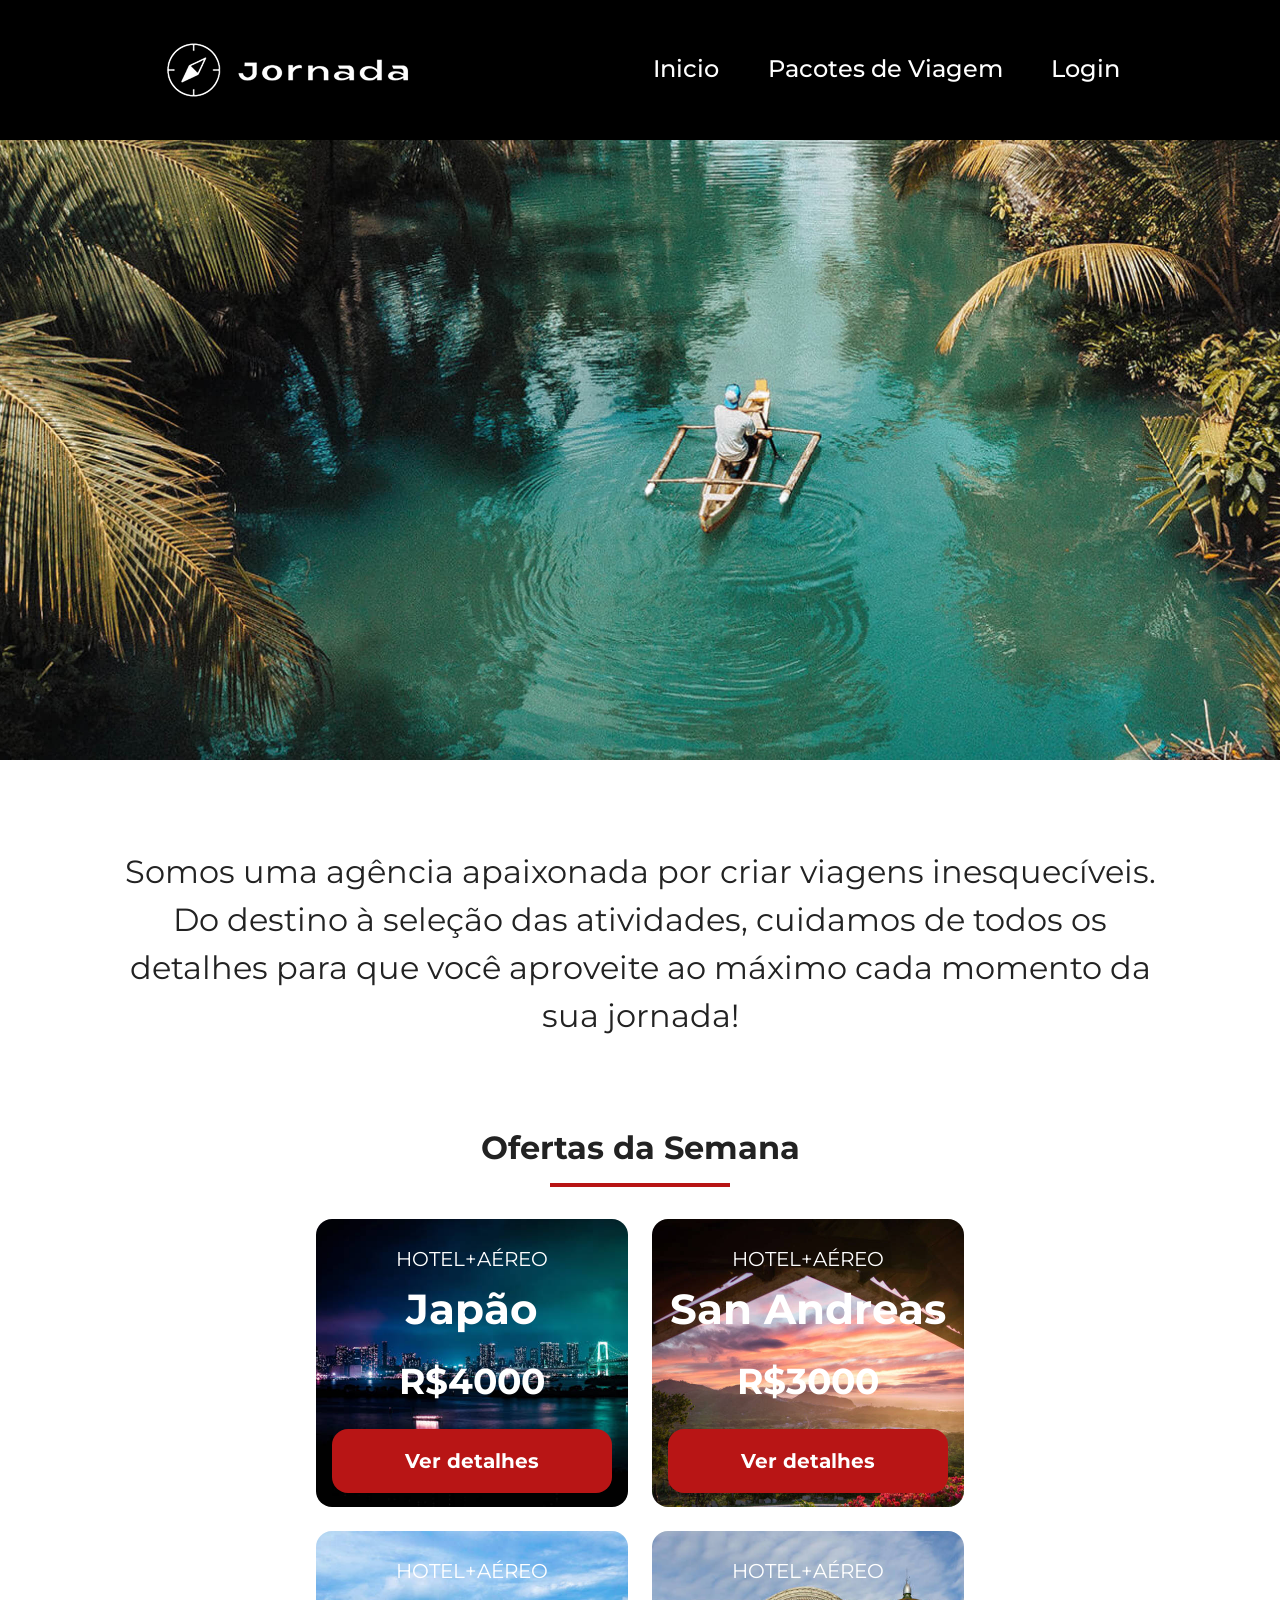
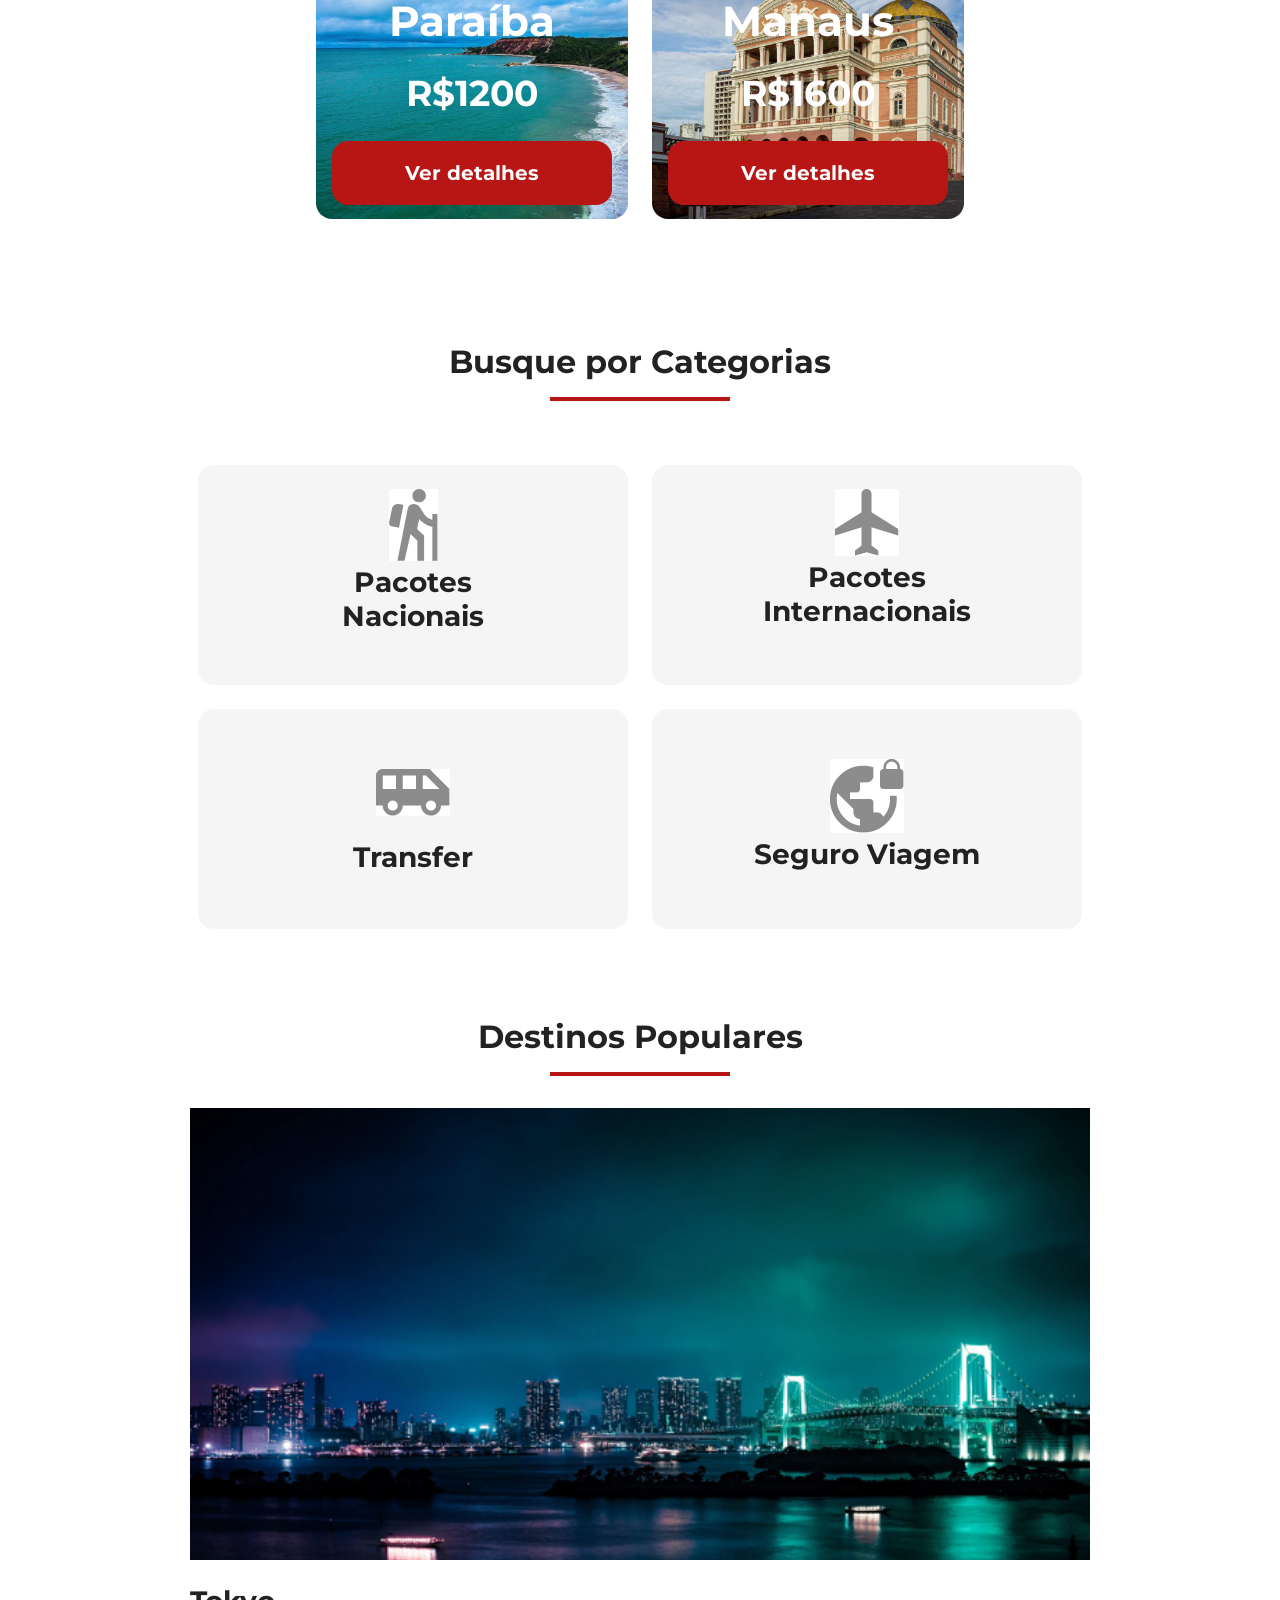
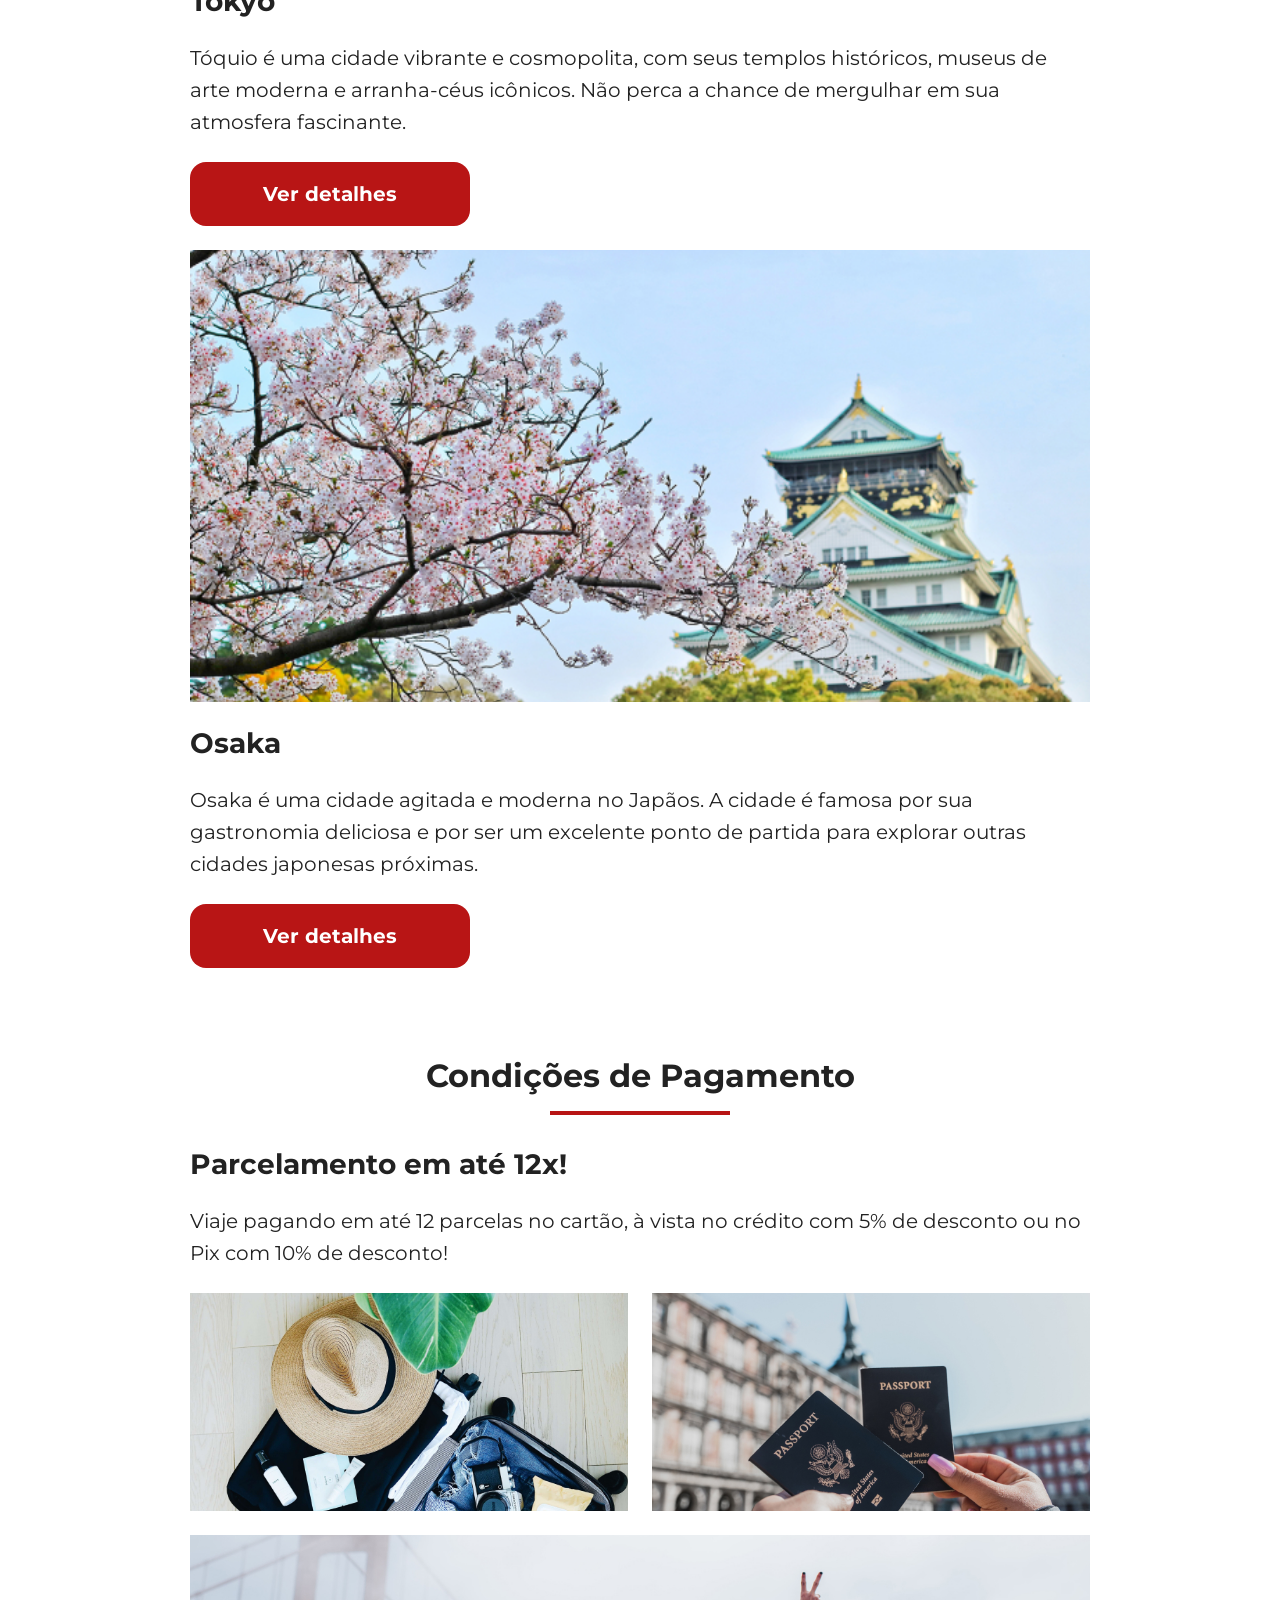
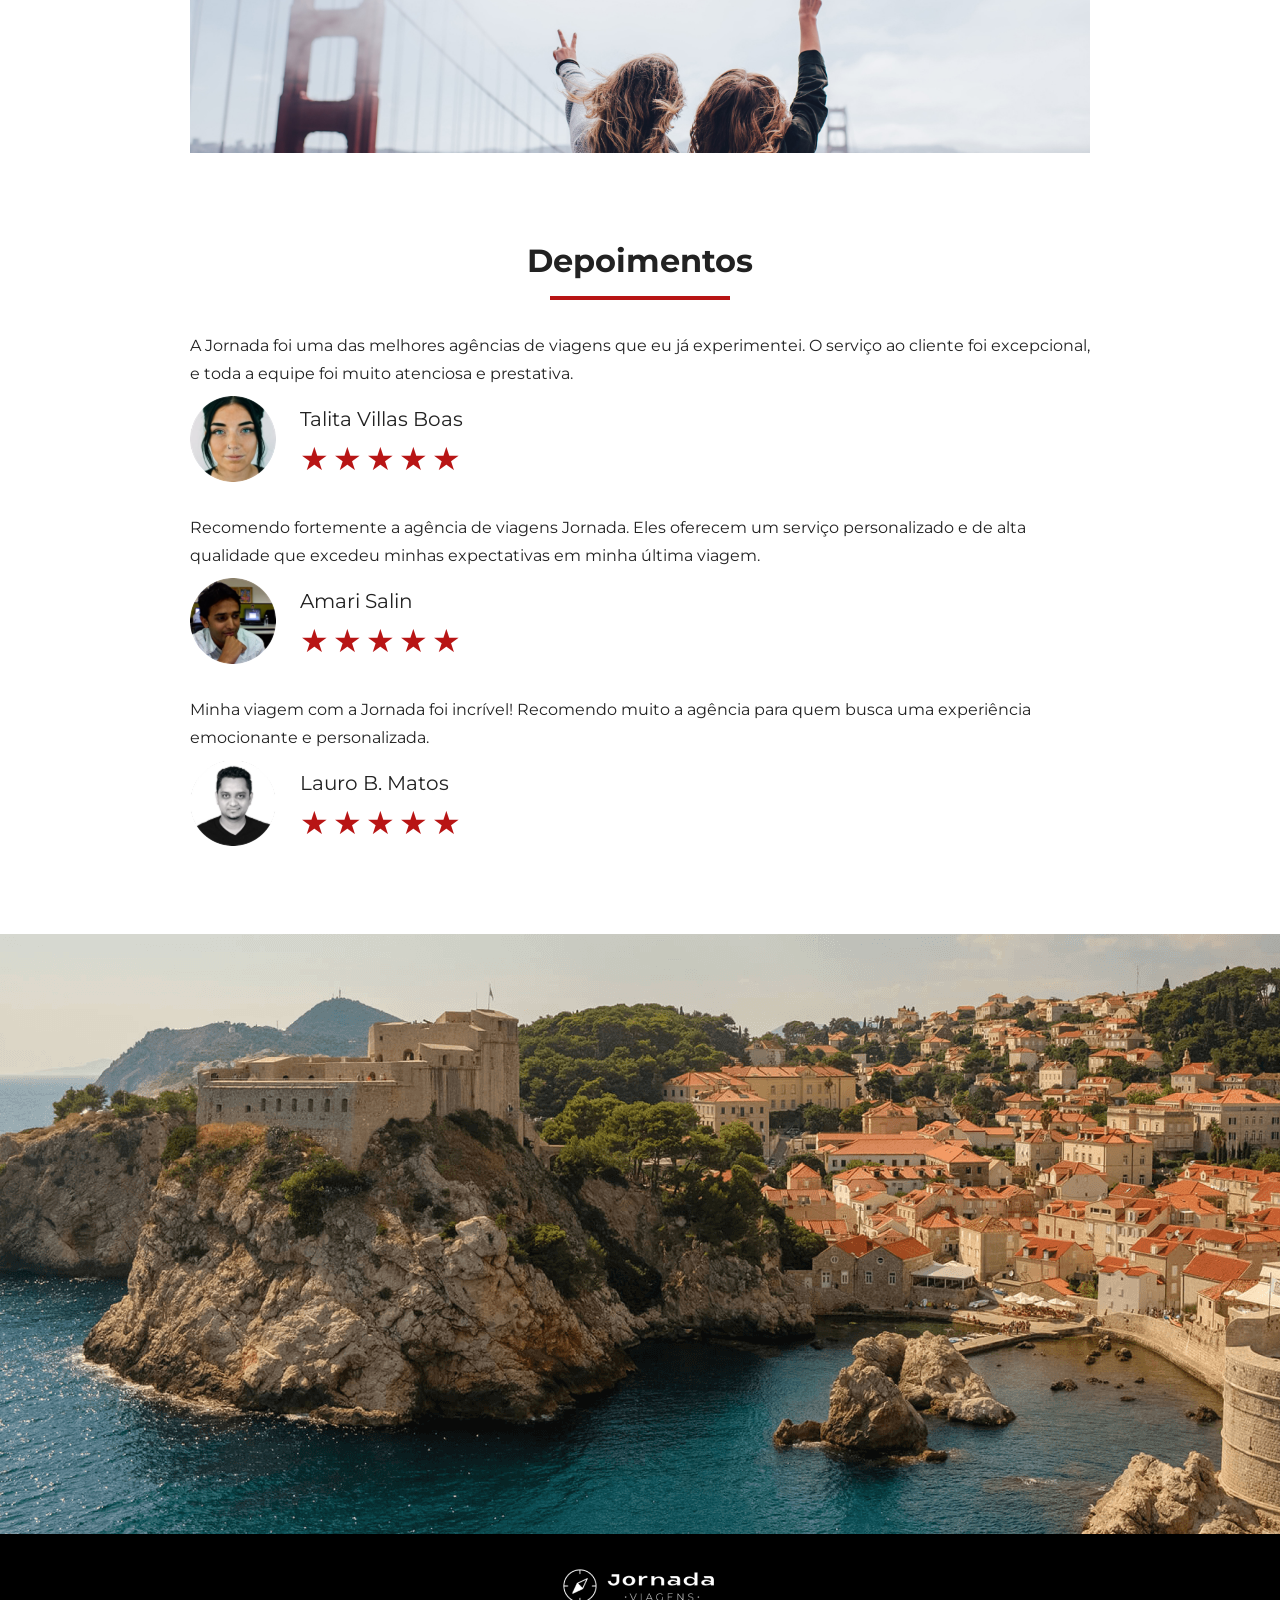
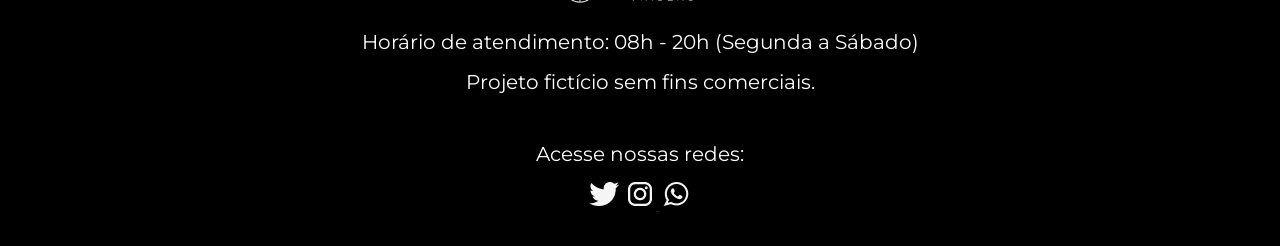
<file: index.html>
<!doctype html>
<html lang="pt-BR">
  <head>
    <meta charset="UTF-8" />
    <meta name="viewport" content="width=device-width, initial-scale=1.0" />
    <meta
      name="description"
      content="Jornada Viagens, uma agência apaixonada por criar viagens inesquecíveis"
    />

    <meta name="og:title" content="Jornada Viagens" />
    <meta
      name="og:description"
      content="Jornada Viagens, uma agência apaixonada por criar viagens inesquecíveis"
    />
    <meta
      name="og:image"
      content="https://ryanfurtado.github.io/jornada-viagens/img/Logo-branco-footer.png"
    />
    <meta name="og:type" content="website" />
    <meta
      name="og:url"
      content="https://ryanfurtado.github.io/jornada-viagens"
    />

    <link rel="icon" href="favico.svg" type="xml/svg" />
    <link rel="stylesheet" href="./css/style.css" />

    <title>Jornada Viagens</title>
  </head>
  <body>
    <header class="main-header">
      <a class="logo" href="index.html" title="Voltar para a página inicial">
        <img
          class="img-mobile"
          src="img/bussola-jornada-branca.png"
          alt="Bussola do logo Jornada Viagens na cor branca"
        />
        <img
          class="img-desktop"
          src="img/bussola-texto-jornada-branca.png"
          alt="Logo Jornada Viagens na cor branca"
        />
      </a>
      <div class="navigation-menu">
        <label for="menu">
          <img src="img/menu.png" alt="menu" />
        </label>
        <input type="checkbox" id="menu" hidden />
        <nav>
          <ul class="list-links">
            <li>
              <a href="index.html" title="Inicio">Inicio</a>
            </li>
            <li>
              <a href="pacotes-de-viagem.html" title="Acessar pacotes de viagem"
                >Pacotes de Viagem</a
              >
            </li>
            <li>
              <a href="login.html" title="Pagina Login">Login</a>
            </li>
          </ul>
        </nav>
      </div>
    </header>
    <section class="hero">
      <div class="hero-img"></div>
      <h2>
        Somos uma agência apaixonada por criar viagens inesquecíveis. Do destino
        à seleção das atividades, cuidamos de todos os detalhes para que você
        aproveite ao máximo cada momento da sua jornada!
      </h2>
    </section>
    <section class="offers">
      <div class="section-title">
        <h2 class="content-title">Ofertas da Semana</h2>
        <hr />
      </div>
      <div class="offers-cards">
        <article class="card japao">
          <header>
            <p class="content-text">HOTEL+AÉREO</p>
            <h3 class="content-title">Japão <br /><span>R$4000</span></h3>
          </header>
          <footer>
            <a href="#" class="button">Ver detalhes</a>
          </footer>
        </article>
        <article class="card san-andreas">
          <header>
            <p class="content-text">HOTEL+AÉREO</p>
            <h3 class="content-title">San Andreas <br /><span>R$3000</span></h3>
          </header>
          <footer>
            <a href="#" class="button">Ver detalhes</a>
          </footer>
        </article>
        <article class="card paraiba">
          <header>
            <p class="content-text">HOTEL+AÉREO</p>
            <h3 class="content-title">Paraíba <br /><span>R$1200</span></h3>
          </header>
          <footer>
            <a href="#" class="button">Ver detalhes</a>
          </footer>
        </article>
        <article class="card manaus">
          <header>
            <p class="content-text">HOTEL+AÉREO</p>
            <h3 class="content-title">Manaus <br /><span>R$1600</span></h3>
          </header>
          <footer>
            <a href="#" class="button">Ver detalhes</a>
          </footer>
        </article>
      </div>
    </section>
    <br />
    <section class="categories">
      <div class="section-title">
        <h2 class="content-title">Busque por Categorias</h2>
        <hr />
      </div>
      <div class="categories-cards">
        <a
          class="card"
          href="#"
          target="_blank"
          title="Busque pela categoria Pacotes Nacionais"
        >
          <img
            src="img/icone-caminhada.jpg"
            alt="icone cinza de uma pessoa fazendo tracking"
          />
          <h3 class="content-title">
            Pacotes <br />
            Nacionais
          </h3>
        </a>

        <a
          class="card"
          href="#"
          target="_blank"
          title="Busque pela categoria Pacotes Nacionais"
        >
          <img src="img/icone-aviao.jpg" alt="icone cinza de um aviao" />
          <h3 class="content-title">
            Pacotes <br />
            Internacionais
          </h3>
        </a>

        <a
          class="card single-line transfer"
          href="#"
          target="_blank"
          title="Busque pela categoria Pacotes Nacionais"
        >
          <img src="img/icone-onibus.jpg" alt="icone cinza de um onibus" />
          <h3 class="content-title">Transfer</h3>
        </a>

        <a
          class="card single-line"
          href="#"
          target="_blank"
          title="Busque pela categoria Pacotes Nacionais"
        >
          <img
            src="img/icone-planeta.jpg"
            alt="icone cinza de um planeta com cadeado"
          />
          <h3 class="content-title">Seguro Viagem</h3>
        </a>
      </div>
    </section>
    <section class="destinations">
      <div class="section-title">
        <h2>Destinos Populares</h2>
        <hr />
      </div>
      <div class="destination-items">
        <article class="item tokyo">
          <header>
            <div class="img-item"></div>
            <h3 class="content-title">Tokyo</h3>
            <p class="content-text">
              Tóquio é uma cidade vibrante e cosmopolita, com seus templos
              históricos, museus de arte moderna e arranha-céus icônicos. Não
              perca a chance de mergulhar em sua atmosfera fascinante.
            </p>
            <footer>
              <a
                href="#"
                class="button"
                target="_blank"
                title="veja mais detalhes do destino Tokyo"
                >Ver detalhes</a
              >
            </footer>
          </header>
        </article>
        <article class="item osaka">
          <header>
            <div class="img-item"></div>
            <h3 class="content-title">Osaka</h3>
            <p class="content-text">
              Osaka é uma cidade agitada e moderna no Japãos. A cidade é famosa
              por sua gastronomia deliciosa e por ser um excelente ponto de
              partida para explorar outras cidades japonesas próximas.
            </p>
            <footer>
              <a
                href="#"
                class="button"
                target="_blank"
                title="veja mais do destino Osaka"
                >Ver detalhes</a
              >
            </footer>
          </header>
        </article>
      </div>
    </section>
    <section class="payments">
      <div class="section-title">
        <h2>Condições de Pagamento</h2>
        <hr />
      </div>
      <div class="content-container">
        <div class="text-gallery">
          <h3 class="content-title">Parcelamento em até 12x!</h3>
          <p class="content-text">
            Viaje pagando em até 12 parcelas no cartão, à vista no crédito com
            5% de desconto ou no Pix com 10% de desconto!
          </p>
        </div>
        <div class="image-gallery">
          <div class="image first"></div>
          <div class="image second"></div>
          <div class="image thirdy colspan-2"></div>
        </div>
      </div>
    </section>
    <section class="testimonial">
      <div class="section-title">
        <h2>Depoimentos</h2>
        <hr />
      </div>
      <div class="testimonial-container">
        <article>
          <header>
            <p>
              A Jornada foi uma das melhores agências de viagens que eu já
              experimentei. O serviço ao cliente foi excepcional, e toda a
              equipe foi muito atenciosa e prestativa.
            </p>
          </header>
          <footer>
            <img
              src="img/avatar-talita.png"
              alt="imagem de perfil da cliente Talita Villas Boas"
            />
            <div class="profile-content">
              <h3>Talita Villas Boas</h3>
              <div class="rating">
                <span class="star">★</span>
                <span class="star">★</span>
                <span class="star">★</span>
                <span class="star">★</span>
                <span class="star">★</span>
              </div>
            </div>
          </footer>
        </article>
        <article>
          <header>
            <p>
              Recomendo fortemente a agência de viagens Jornada. Eles oferecem
              um serviço personalizado e de alta qualidade que excedeu minhas
              expectativas em minha última viagem.
            </p>
          </header>
          <footer>
            <img
              src="img/avatar-amari.png"
              alt="imagem de perfil do cliente Amari Salin"
            />
            <div class="profile-content">
              <h3>Amari Salin</h3>
              <div class="rating">
                <span class="star">★</span>
                <span class="star">★</span>
                <span class="star">★</span>
                <span class="star">★</span>
                <span class="star">★</span>
              </div>
            </div>
          </footer>
        </article>
        <article>
          <header>
            <p>
              Minha viagem com a Jornada foi incrível! Recomendo muito a agência
              para quem busca uma experiência emocionante e personalizada.
            </p>
          </header>
          <footer>
            <img
              src="img/avatar-lauro.png"
              alt="imagem de perfim do cliente Lauro B. Matos"
            />
            <div class="profile-content">
              <h3>Lauro B. Matos</h3>
              <div class="rating">
                <span class="star">★</span>
                <span class="star">★</span>
                <span class="star">★</span>
                <span class="star">★</span>
                <span class="star">★</span>
              </div>
            </div>
          </footer>
        </article>
      </div>
    </section>
    <section class="bottom-hero no-style">
      <div class="hero-img"></div>
    </section>
    <footer class="main-footer">
      <div class="footer-content">
        <img
          src="img/Logo-branco-footer.png"
          alt="logo completo jornada viagens"
        />
        <p>Horário de atendimento: 08h - 20h (Segunda a Sábado)</p>
        <p>Projeto fictício sem fins comerciais.</p>
      </div>
      <div class="div footer-social">
        <p>Acesse nossas redes:</p>

        <a href="#" target="_blank" title="Acesse o Twitter do Jornada viagens"
          ><img src="img//Twitter 1.png" alt="icone do Twitter na cor branca"
        /></a>

        <a
          href="#"
          target="_blank"
          title="Acesse o Instagram do Jornada Viagens"
        >
          <img
            src="img/Instagram 1.png"
            alt="icone do instagram na cor branca"
          />
        </a>

        <a
          href="#"
          target="_blank"
          title="Acesse o Whatsapp do Jornada Viagens"
        >
          <img src="img/Whatsapp 1.png" alt="icone do Whatsapp na cor branca" />
        </a>
      </div>
    </footer>
  </body>
</html>
</file>
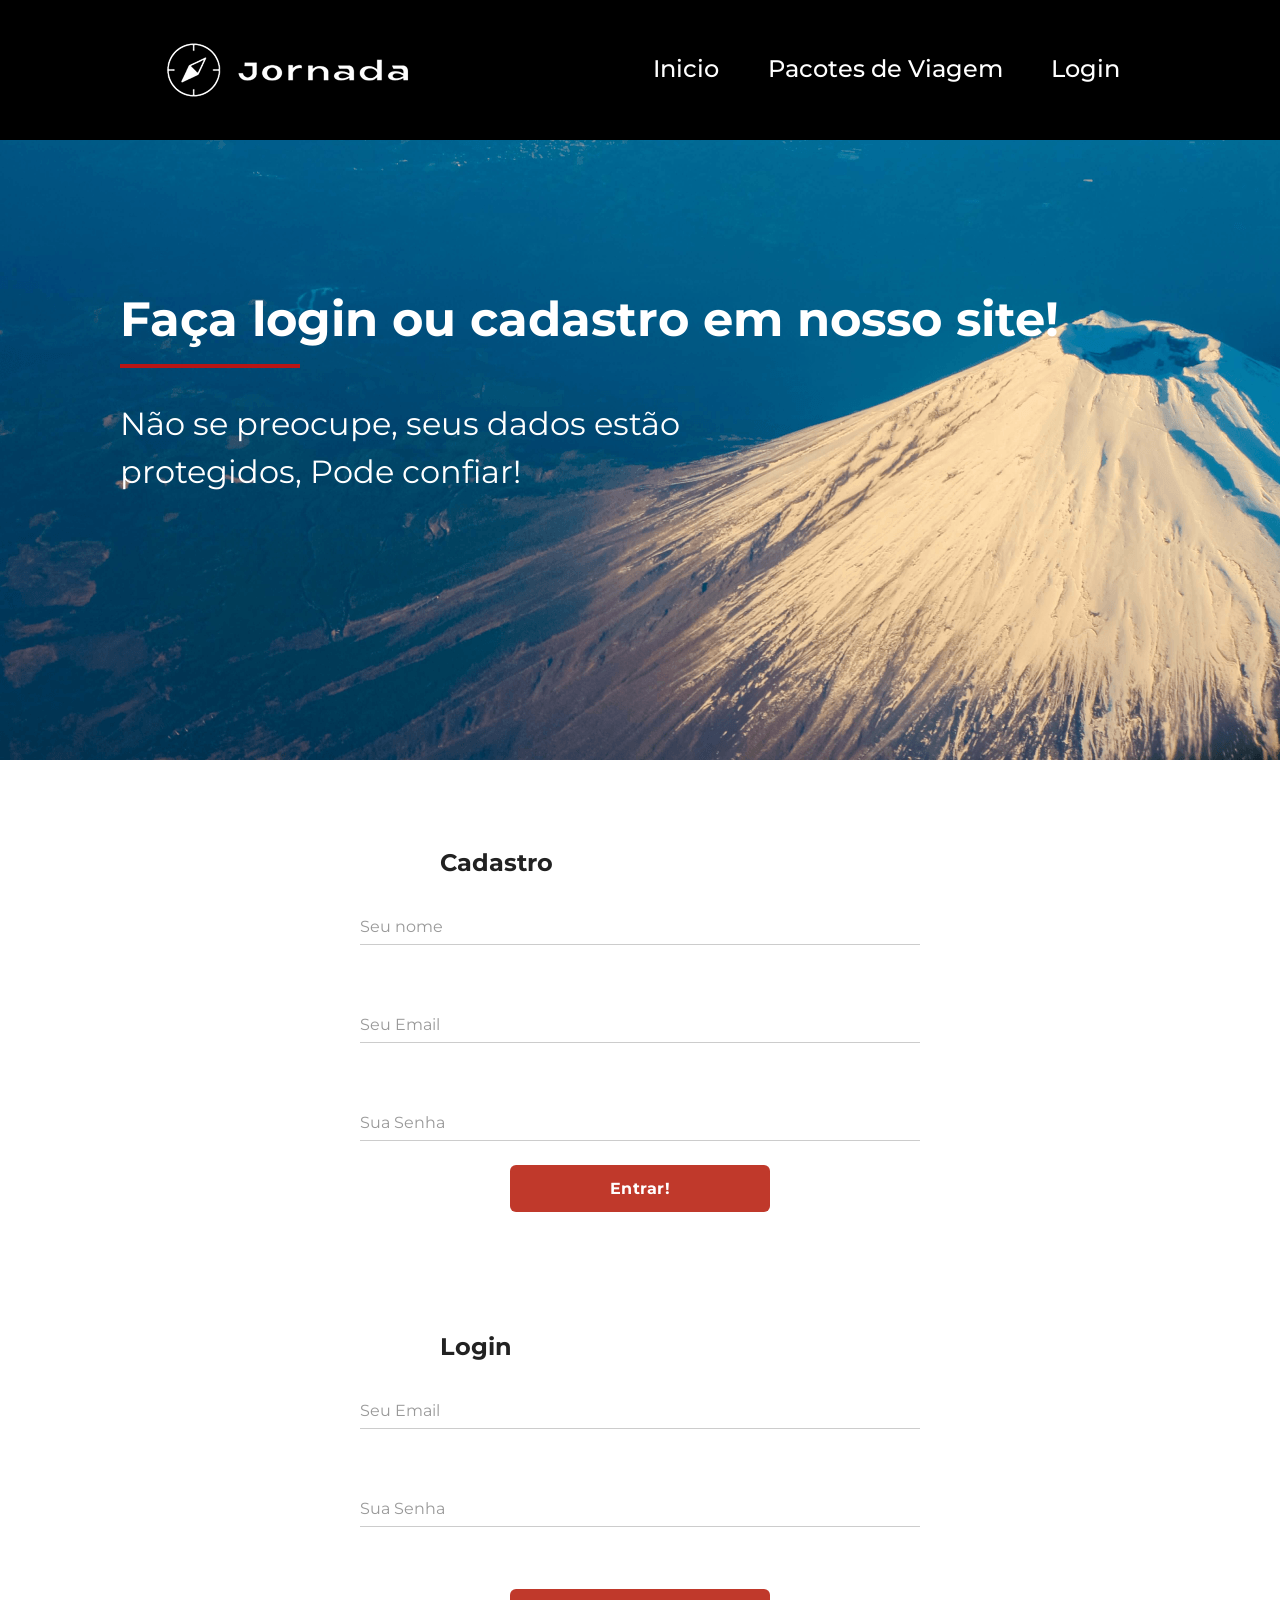
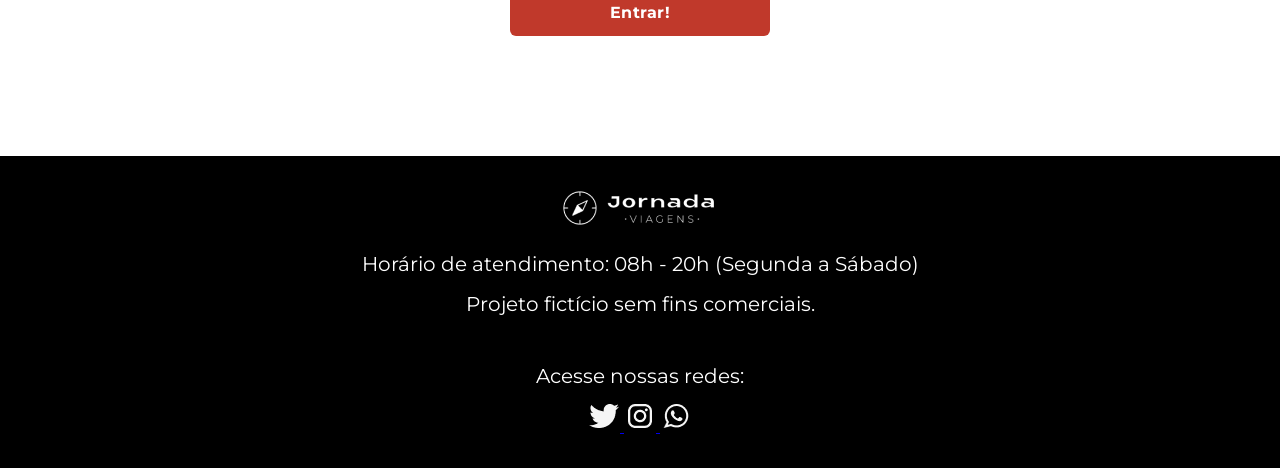
<file: login.html>
<!doctype html>
<html lang="pt-BR">
  <head>
    <meta charset="UTF-8" />
    <meta name="viewport" content="width=device-width, initial-scale=1.0" />
    <meta
      name="description"
      content="Jornada Viagens, uma agência apaixonada por criar viagens inesquecíveis"
    />

    <meta name="og:title" content="Jornada Viagens" />
    <meta
      name="og:description"
      content="Jornada Viagens, uma agência apaixonada por criar viagens inesquecíveis"
    />
    <meta
      name="og:image"
      content="https://ryanfurtado.github.io/jornada-viagens/img/Logo-branco-footer.png"
    />
    <meta name="og:type" content="website" />
    <meta
      name="og:url"
      content="https://ryanfurtado.github.io/jornada-viagens"
    />

    <link rel="icon" href="favico.svg" type="xml/svg" />
    <link rel="stylesheet" href="./css/style.css" />
    <link rel="stylesheet" href="css/popUp.css">

    <title>Jornada Viagens</title>
  </head>
  <body>
    <header class="main-header">
      <a class="logo" href="index.html" title="Voltar para a página inicial">
        <img
          class="img-mobile"
          src="img/bussola-jornada-branca.png"
          alt="Bussola do logo Jornada Viagens na cor branca"
        />
        <img
          class="img-desktop"
          src="img/bussola-texto-jornada-branca.png"
          alt="Logo Jornada Viagens na cor branca"
        />
      </a>
      <div class="navigation-menu">
        <label for="menu">
          <img src="img/menu.png" alt="menu" />
        </label>
        <input type="checkbox" id="menu" hidden />
       <nav>
  <ul class="list-links">
    <li>
      <a href="index.html" title="Inicio">Inicio</a>
    </li>
    <li>
      <a href="pacotes-de-viagem.html" title="Acessar pacotes de viagem">Pacotes de Viagem</a>
    </li>
    <li>
      <a href="login.html" title="Pagina Login">Login</a>
    </li>
  </ul>
</nav>
      </div>
    </header>

    <main>
      <section class="travel-packages hero">
        <div class="hero-img">
          <div class="hero-content">
            <h1>Faça login ou cadastro em nosso site!</h1>
            <hr />
            <p>Não se preocupe, seus dados estão protegidos, Pode confiar!</p>
          </div>
        </div>
      </section>

      <section class="form-section">
        <h2 class="title-form">Cadastro</h2>
        <form id="formCadastro" class="form-wrap">
          <div class="field">
            <input type="text" name="nome" placeholder="Seu nome" required />
          </div>
          <br />
          <br />
          <div class="field">
            <input type="email" name="email" placeholder="Seu Email" required />
          </div>
          <br /><br />
          <div class="field">
            <input
              type="password"
              name="senha"
              placeholder="Sua Senha"
              required
            />
          </div>

          <input type="submit" class="btn-enviar" value="Entrar!" />
        </form>
      </section>

      <section class="form-section">
        <h2 class="title-form">Login</h2>
        <form id="meuFormulario" class="form-wrap">
          <div class="field">
            <input type="email" name="email" placeholder="Seu Email" required />
          </div>
          <br /><br />
          <div class="field">
            <input
              type="password"
              name="senha"
              placeholder="Sua Senha"
              required
            />
          </div>
          <br /><br />

          <input type="submit" class="btn-enviar" value="Entrar!" />
        </form>
      </section>
    </main>

    <footer class="main-footer">
      <div class="footer-content">
        <img
          src="img/Logo-branco-footer.png"
          alt="logo completo jornada viagens"
        />
        <p>Horário de atendimento: 08h - 20h (Segunda a Sábado)</p>
        <p>Projeto fictício sem fins comerciais.</p>
      </div>
      <div class="footer-social">
        <p>Acesse nossas redes:</p>

        <a href="#" target="_blank" title="Acesse o Twitter do Jornada viagens">
          <img src="img/Twitter 1.png" alt="icone do Twitter na cor branca" />
        </a>

        <a
          href="#"
          target="_blank"
          title="Acesse o Instagram do Jornada Viagens"
        >
          <img
            src="img/Instagram 1.png"
            alt="icone do instagram na cor branca"
          />
        </a>

        <a
          href="#"
          target="_blank"
          title="Acesse o Whatsapp do Jornada Viagens"
        >
          <img src="img/Whatsapp 1.png" alt="icone do Whatsapp na cor branca" />
        </a>
      </div>
    </footer>
    <div id="meuModal" class="modal-background">
      <div class="modal-conteudo">
        <h3 id="modalTitulo">Aviso</h3>
        <p id="modalMensagem">Mensagem aqui...</p>
        <button id="btnFecharModal" class="btn-modal">Ok</button>
      </div>
    </div>

    <script src="index.js"></script>
  </body>
</html>
</file>
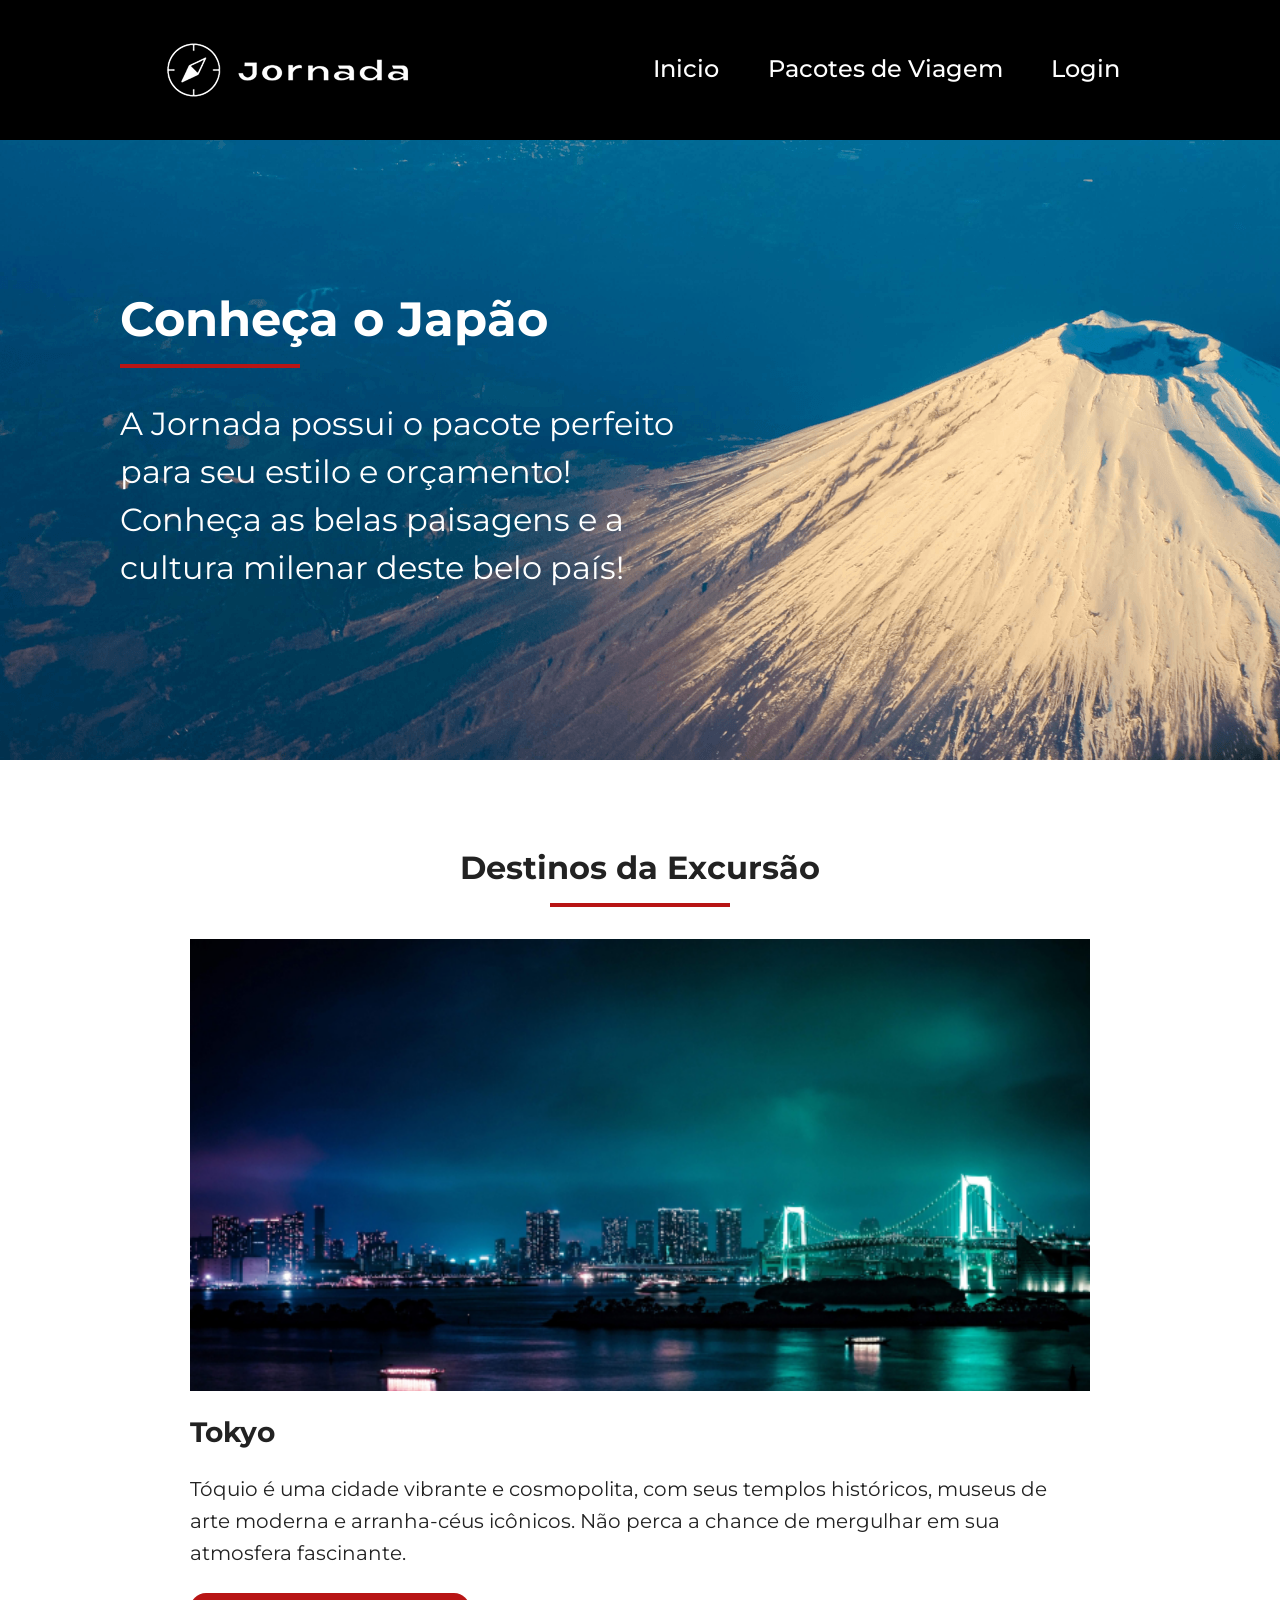
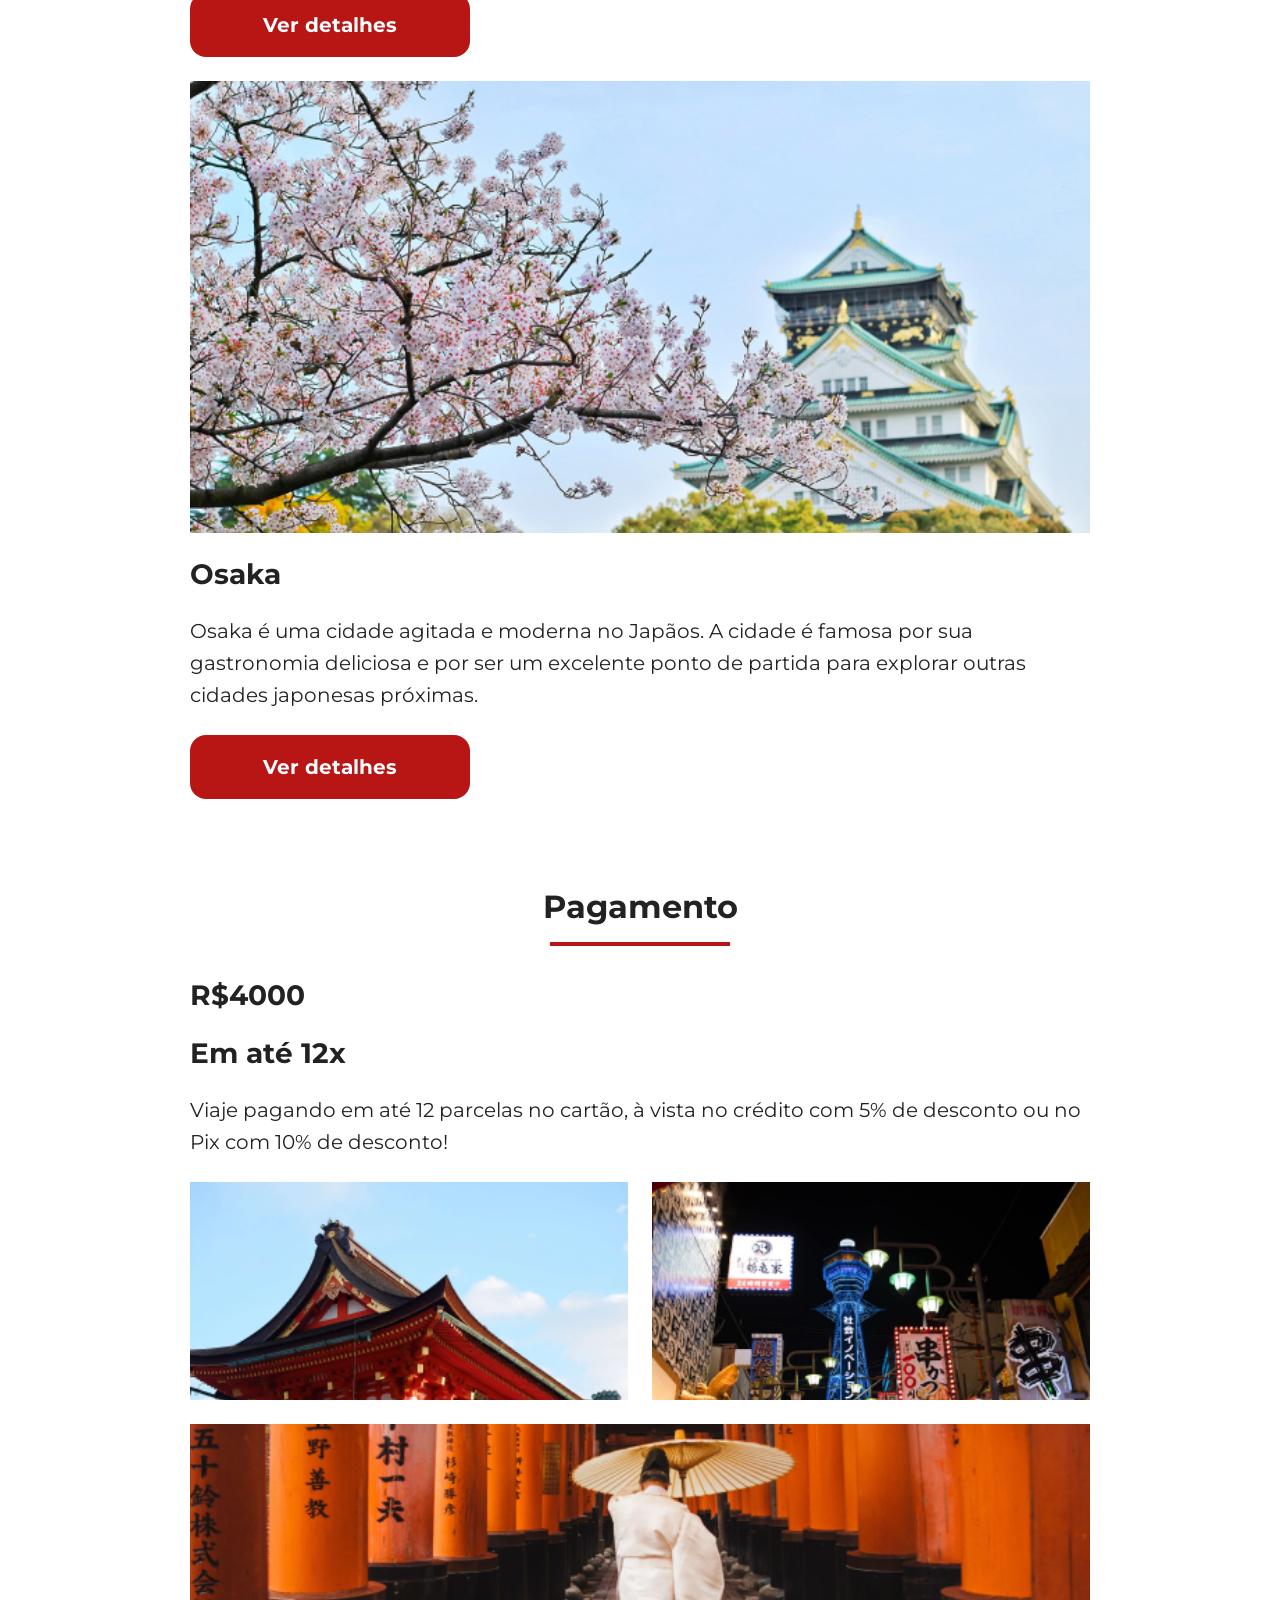
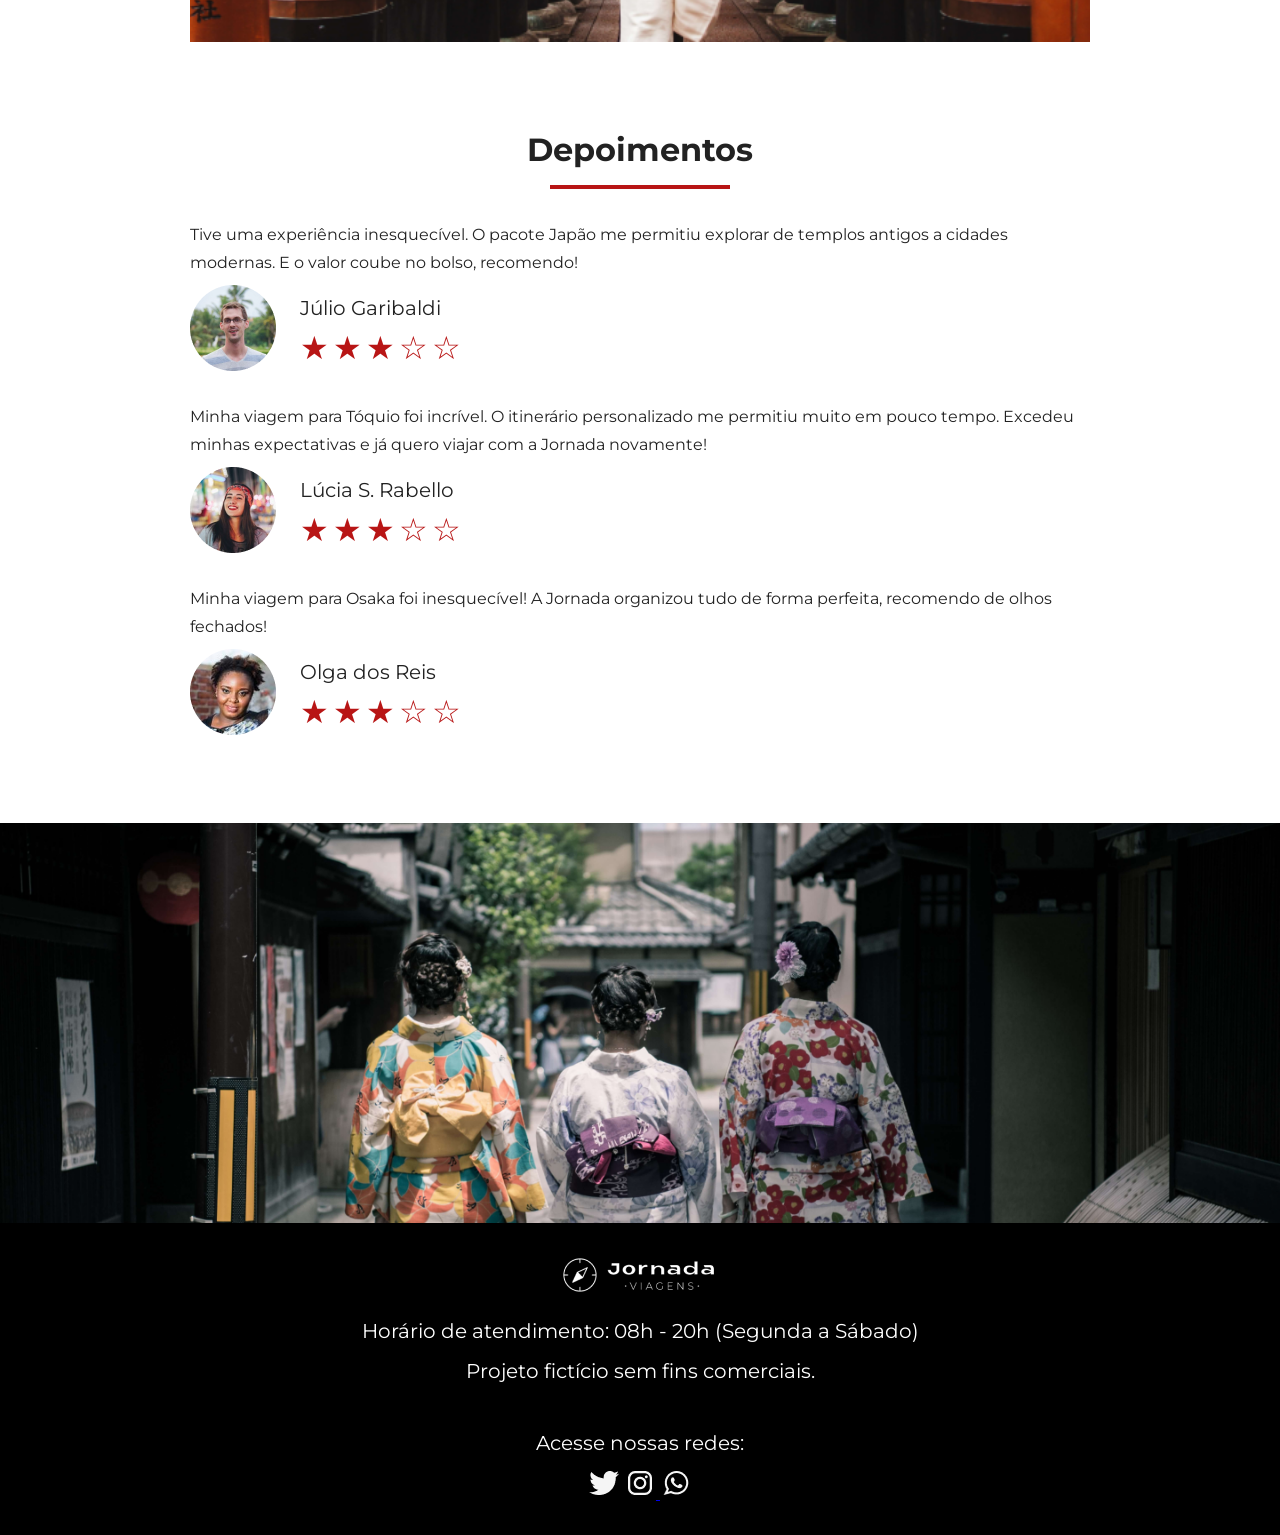
<file: pacotes-de-viagem.html>
<!doctype html>
<html lang="pt-BR">
  <head>
    <meta charset="UTF-8" />
    <meta name="viewport" content="width=device-width, initial-scale=1.0" />
    <meta
      name="description"
      content="Jornada Viagens, uma agência apaixonada por criar viagens inesquecíveis"
    />

    <meta name="og:title" content="Jornada Viagens" />
    <meta
      name="og:description"
      content="Jornada Viagens, uma agência apaixonada por criar viagens inesquecíveis"
    />

    <meta
      name="og:image"
      content="https://ryanfurtado.github.io/jornada-viagens/img/Logo-branco-footer.png"
    />
    <meta name="og:type" content="website" />
    <meta
      name="og:url"
      content="https://ryanfurtado.github.io/jornada-viagens"
    />

    <link rel="icon" href="favico.svg" type="xml/svg" />
    <link rel="stylesheet" href="./css/style.css" />

    <title>Jornada Viagens</title>
  </head>
  <body>
    <header class="main-header">
      <a class="logo" href="index.html" title="Voltar para a página inicial">
        <img
          class="img-mobile"
          src="img/bussola-jornada-branca.png"
          alt="Bussola do logo Jornada Viagens na cor branca"
        />
        <img
          class="img-desktop"
          src="img/bussola-texto-jornada-branca.png"
          alt="Logo Jornada Viagens na cor branca"
        />
      </a>
      <div class="navigation-menu">
        <label for="menu">
          <img src="img/menu.png" alt="menu" />
        </label>
        <input type="checkbox" id="menu" hidden />
        <nav>
          <ul class="list-links">
            <li>
              <a href="index.html" title="Inicio">Inicio</a>
            </li>
            <li>
              <a href="pacotes-de-viagem.html" title="Acessar pacotes de viagem"
                >Pacotes de Viagem</a
              >
            </li>
            <li>
              <a href="login.html" title="Pagina Login">Login</a>
            </li>
          </ul>
        </nav>
      </div>
    </header>
    <section class="travel-packages hero">
      <div class="hero-img">
        <div class="hero-content">
          <h1>Conheça o Japão</h1>
          <hr />
          <p>
            A Jornada possui o pacote perfeito para seu estilo e orçamento!
            Conheça as belas paisagens e a cultura milenar deste belo país!
          </p>
        </div>
      </div>
    </section>

    <section class="travel-packages destinations">
      <div class="section-title">
        <h2>Destinos da Excursão</h2>
        <hr />
      </div>
      <div class="destination-items">
        <article class="item tokyo">
          <header>
            <div class="img-item"></div>
            <h3 class="content-title">Tokyo</h3>
          </header>
          <p class="content-text">
            Tóquio é uma cidade vibrante e cosmopolita, com seus templos
            históricos, museus de arte moderna e arranha-céus icônicos. Não
            perca a chance de mergulhar em sua atmosfera fascinante.
          </p>
          <footer>
            <a
              href="#"
              class="button"
              target="_blank"
              title="Veja mais detalhes do destino Tokyo"
              >Ver detalhes</a
            >
          </footer>
        </article>
        <article class="item osaka">
          <header>
            <div class="img-item"></div>
            <h3 class="content-title">Osaka</h3>
          </header>
          <p class="content-text">
            Osaka é uma cidade agitada e moderna no Japãos. A cidade é famosa
            por sua gastronomia deliciosa e por ser um excelente ponto de
            partida para explorar outras cidades japonesas próximas.
          </p>
          <footer>
            <a
              href="#"
              class="button"
              target="_blank"
              title="Veja mais detalhes do destino Osaka"
              >Ver detalhes</a
            >
          </footer>
        </article>
      </div>
    </section>
    <section class="travel-packages payments">
      <div class="section-title">
        <h2>Pagamento</h2>
        <hr />
      </div>
      <div class="content-container">
        <div class="text-content">
          <h3 class="content-title">R$4000</h3>
          <h3 class="content-title">Em até 12x</h3>

          <p class="content-text">
            Viaje pagando em até 12 parcelas no cartão, à vista no crédito com
            5% de desconto ou no Pix com 10% de desconto!
          </p>
        </div>
        <div class="image-gallery">
          <div class="image first"></div>
          <div class="image second"></div>
          <div class="image thirdy colspan-2"></div>
        </div>
      </div>
    </section>
    <section class="testimonials">
      <div class="section-title">
        <h2>Depoimentos</h2>
        <hr />
      </div>
      <div class="testimonial-container">
        <article>
          <header>
            <p>
              Tive uma experiência inesquecível. O pacote Japão me permitiu
              explorar de templos antigos a cidades modernas. E o valor coube no
              bolso, recomendo!
            </p>
          </header>
          <footer>
            <img
              src="img/travel-packages/avatar-julio.png"
              alt="imagem de perfil do cliente Júlio Garibaldi"
            />
            <div class="profile-content">
              <h3>Júlio Garibaldi</h3>
              <div class="rating">
                <span class="star">★</span>
                <span class="star">★</span>
                <span class="star">★</span>
                <span class="star">☆</span>
                <span class="star">☆</span>
              </div>
            </div>
          </footer>
        </article>
        <article>
          <header>
            <p>
              Minha viagem para Tóquio foi incrível. O itinerário personalizado
              me permitiu muito em pouco tempo. Excedeu minhas expectativas e já
              quero viajar com a Jornada novamente!
            </p>
          </header>
          <footer>
            <img
              src="img/travel-packages/avatar-lucia.png"
              alt="imagem de perfil da cliente Lúcia S. Rabello"
            />
            <div class="profile-content">
              <h3>Lúcia S. Rabello</h3>
              <div class="rating">
                <span class="star">★</span>
                <span class="star">★</span>
                <span class="star">★</span>
                <span class="star">☆</span>
                <span class="star">☆</span>
              </div>
            </div>
          </footer>
        </article>
        <article>
          <header>
            <p>
              Minha viagem para Osaka foi inesquecível! A Jornada organizou tudo
              de forma perfeita, recomendo de olhos fechados!
            </p>
          </header>
          <footer>
            <img
              src="img/travel-packages/avatar-olga.png"
              alt="imagem de perfil da cliente Olga dos Reis"
            />
            <div class="profile-content">
              <h3>Olga dos Reis</h3>
              <div class="rating">
                <span class="star">★</span>
                <span class="star">★</span>
                <span class="star">★</span>
                <span class="star">☆</span>
                <span class="star">☆</span>
              </div>
            </div>
          </footer>
        </article>
      </div>
    </section>
    <section class="travel-packages bottom-hero">
      <div class="hero-img"></div>
    </section>
    <footer class="main-footer">
      <div class="footer-content">
        <img
          src="img/Logo-branco-footer.png"
          alt="logo completo jornada viagens"
        />
        <p>Horário de atendimento: 08h - 20h (Segunda a Sábado)</p>
        <p>Projeto fictício sem fins comerciais.</p>
      </div>
      <div class="div footer-social">
        <p>Acesse nossas redes:</p>

        <a href="#" target="_blank" title="Acesse o Twitter do Jornada viagens"
          ><img src="img//Twitter 1.png" alt="icone do Twitter na cor branca"
        /></a>

        <a
          href="#"
          target="_blank"
          title="Acesse o Instagram do Jornada Viagens"
        >
          <img
            src="img/Instagram 1.png"
            alt="icone do instagram na cor branca"
          />
        </a>

        <a
          href="#"
          target="_blank"
          title="Acesse o Whatsapp do Jornada Viagens"
        >
          <img src="img/Whatsapp 1.png" alt="icone do Whatsapp na cor branca" />
        </a>
      </div>
    </footer>
  </body>
</html>
</file>
<file: css/style.css>
@import url(global.css);
@import url(header.css);
@import url(hero.css);
@import url(offers.css);
@import url(categories.css);
@import url(destinations.css);
@import url(payments.css);
@import url(testimonials.css);
@import url(footer.css);
@import url(form.css);
</file>
<file: css/popUp.css>
/* Essa é uma bagunça necessaria (culpa do pop up) */
html body .modal-background {
  display: none !important;
  position: fixed !important;
  top: 0 !important;
  left: 0 !important;
  width: 100vw !important;
  height: 100vh !important;
  background-color: rgba(0, 0, 0, 0.6) !important;
  z-index: 99999 !important; /* Garante sobreposição total */
  justify-content: center !important;
  align-items: center !important;
}

/* Caixa branca interna do aviso */
html body .modal-conteudo {
  background-color: var(--background-primary-color, #ffffff) !important;
  padding: 32px !important;
  border-radius: 16px !important;
  width: 90% !important;
  max-width: 360px !important;
  text-align: center !important;
  box-shadow: 0px 8px 30px rgba(0, 0, 0, 0.3) !important;
}

/* Título */
.modal-conteudo h3 {
  font-family: "Montserrat", sans-serif;
  font-size: 22px;
  font-weight: var(--title-weight, 700);
  color: var(--text-primary-color, #222222);
  margin: 0 0 12px 0 !important;
}

/* Texto interno */
.modal-conteudo p {
  font-family: "Montserrat", sans-serif;
  font-size: 16px;
  font-weight: var(--text-weight, 400);
  color: var(--text-primary-color, #222222);
  line-height: 24px;
  margin: 0 0 24px 0 !important;
}

/* Botão Ok */
.btn-modal {
  width: 100% !important;
  height: 48px !important;
  color: var(--text-secondary-color, #ffffff) !important;
  font-weight: var(--title-weight, 700) !important;
  font-size: 16px !important;
  background-color: var(--secondary-color, #b81515) !important;
  border-radius: 12px !important;
  border: none !important;
  cursor: pointer !important;
  transition: background-color 0.2s ease;
}

.btn-modal:hover {
  background-color: var(--primary-color, #8f0101) !important;
}
</file>
